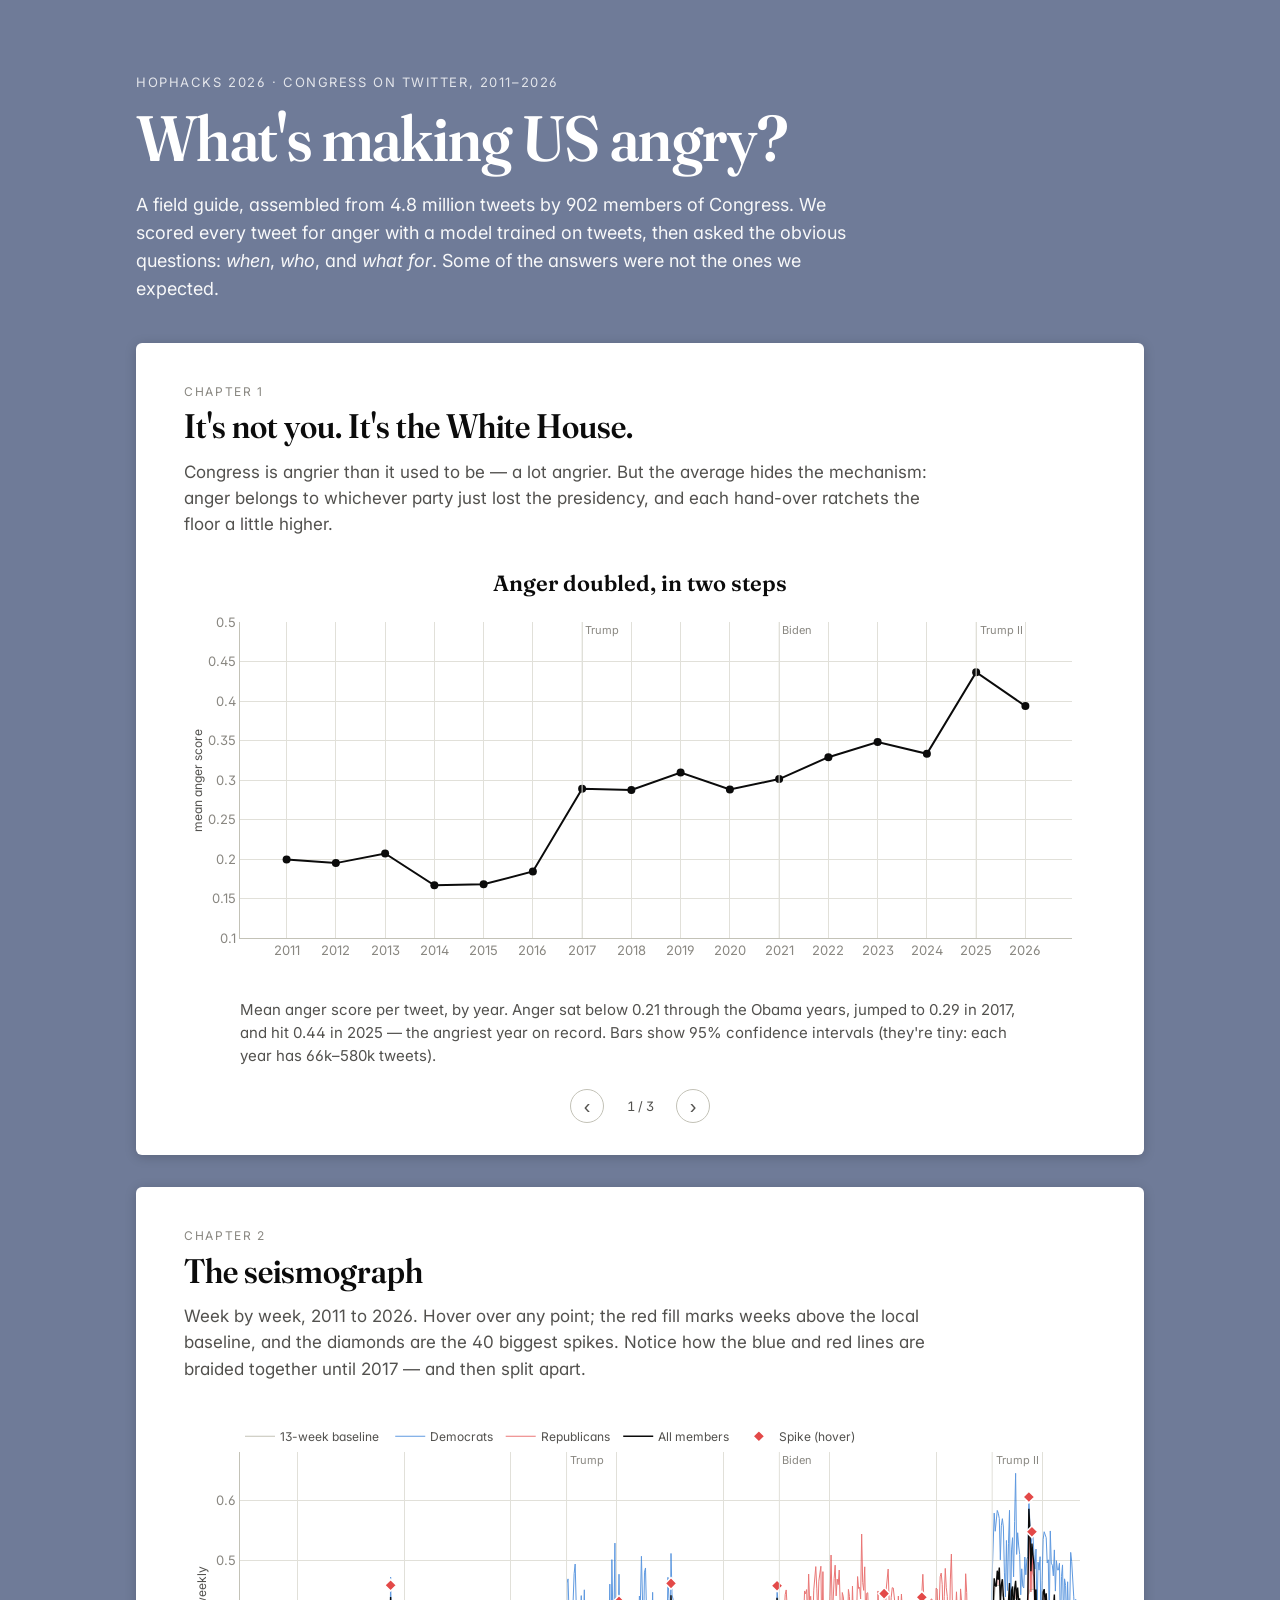
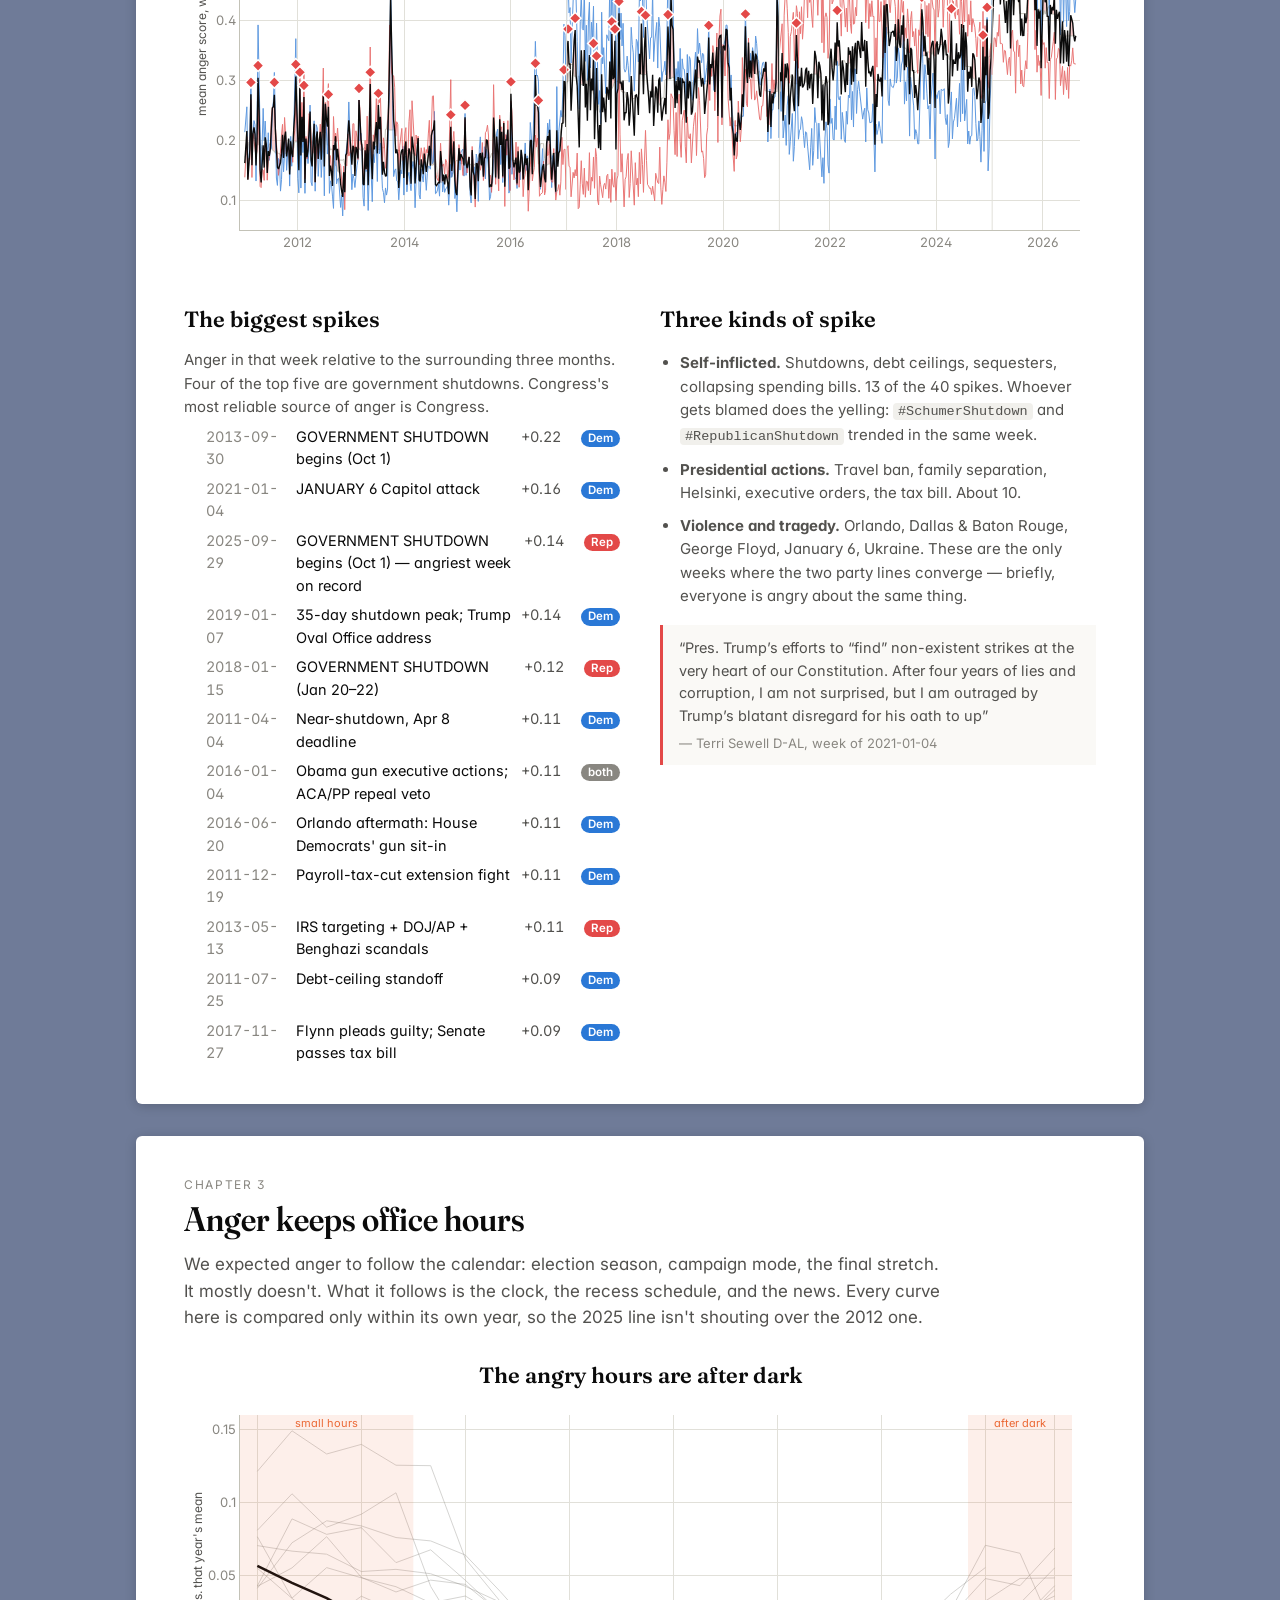
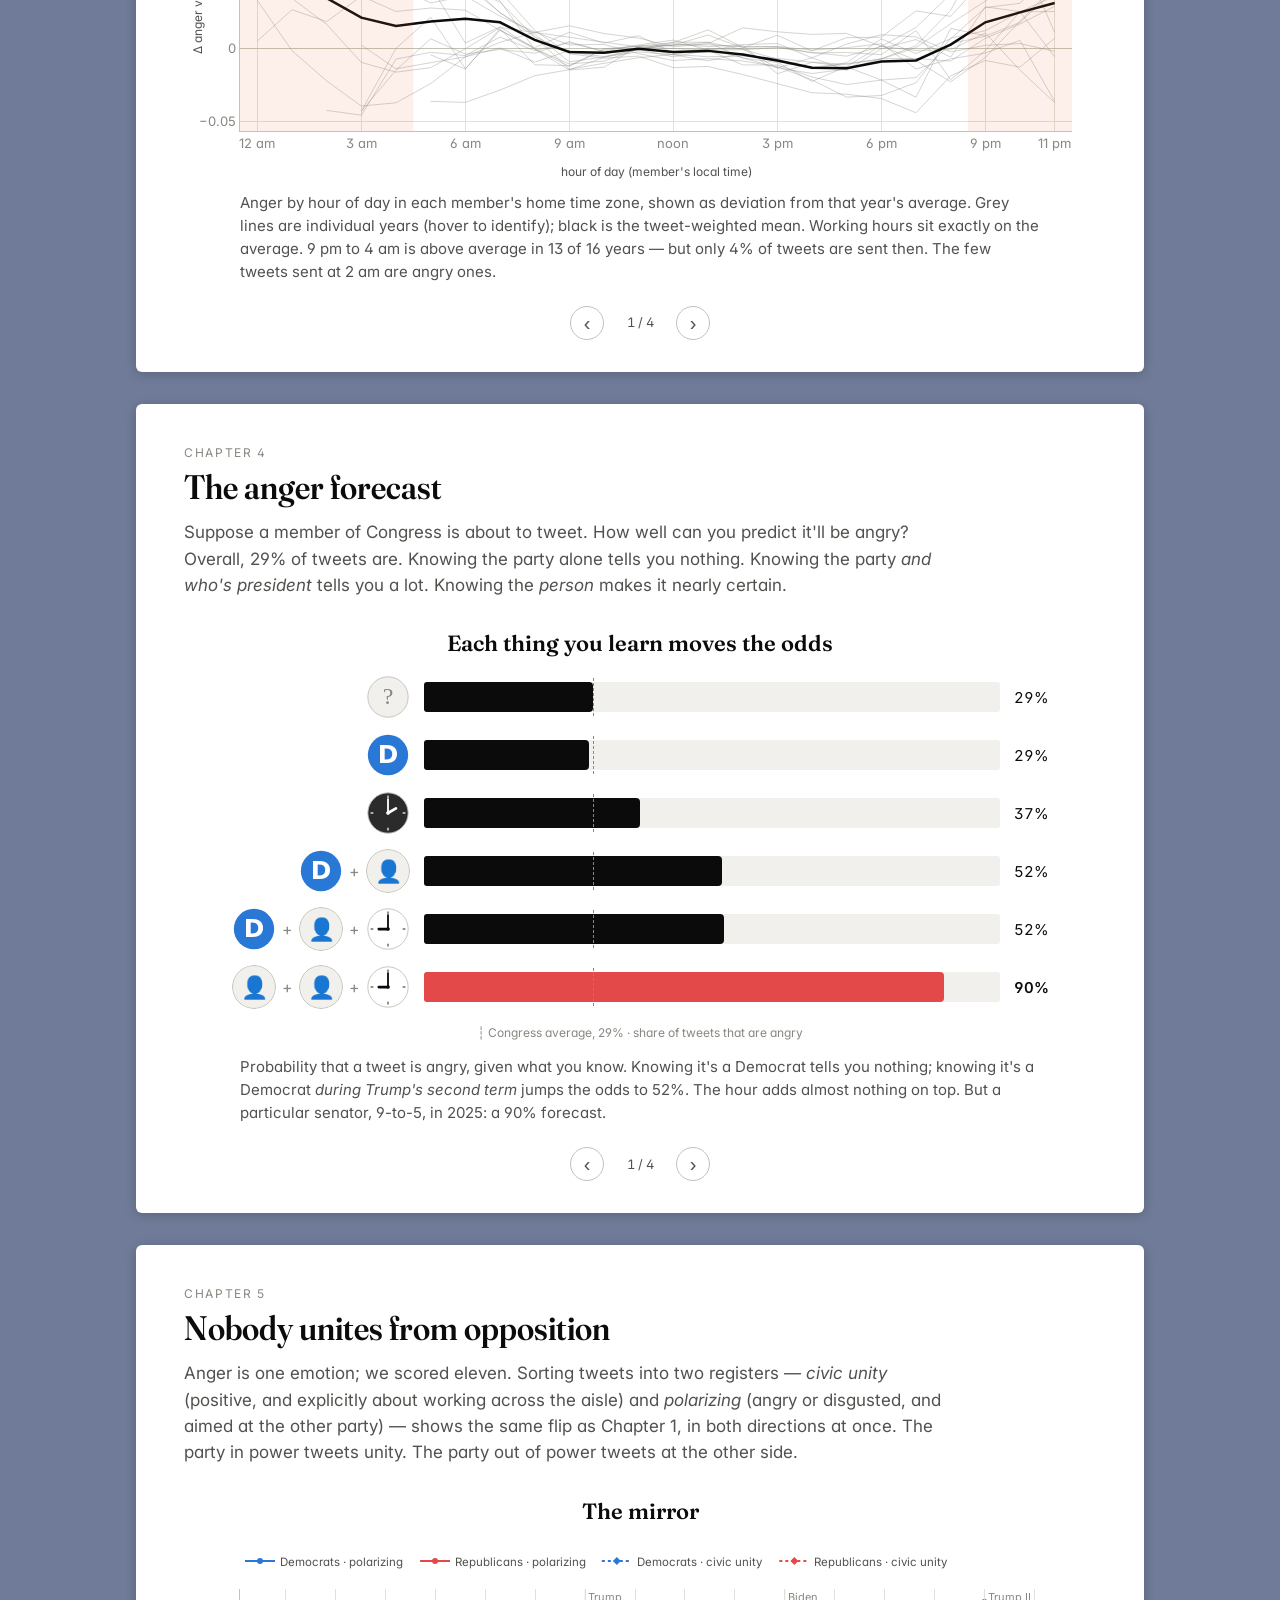
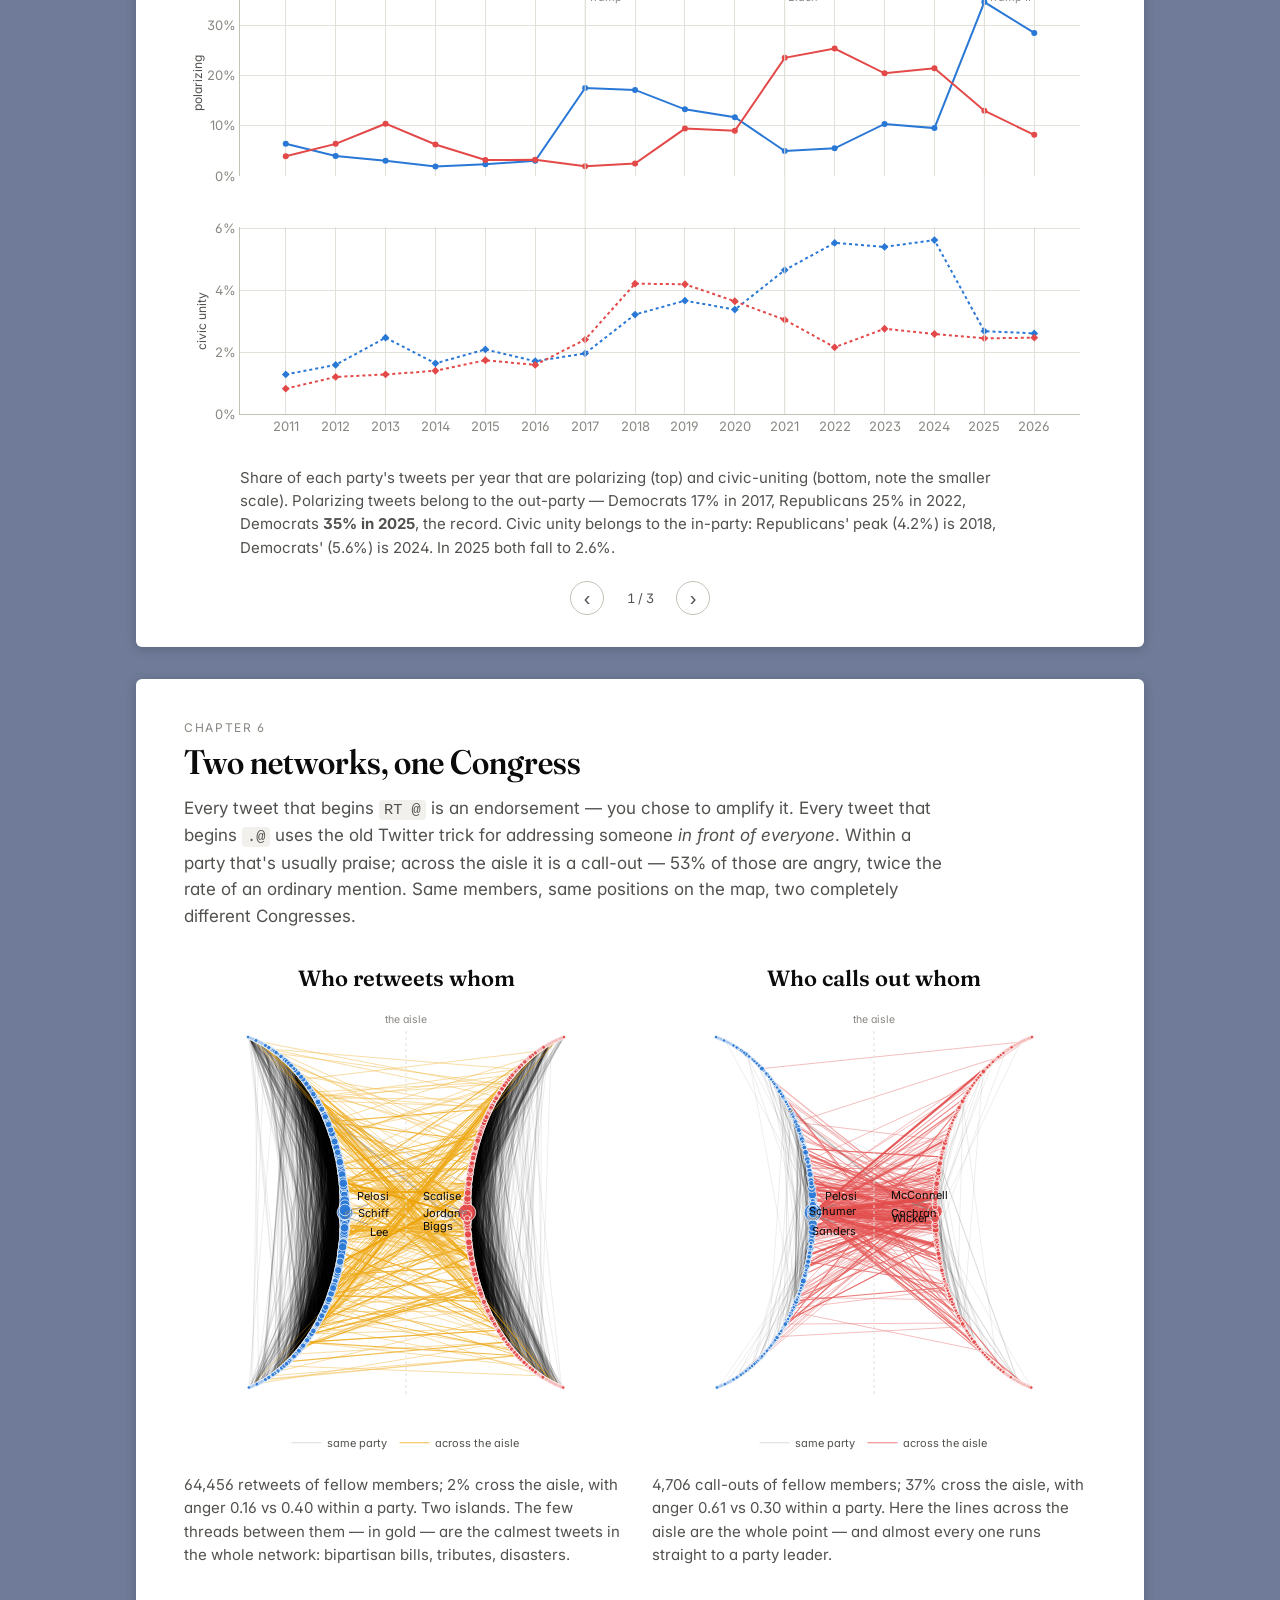
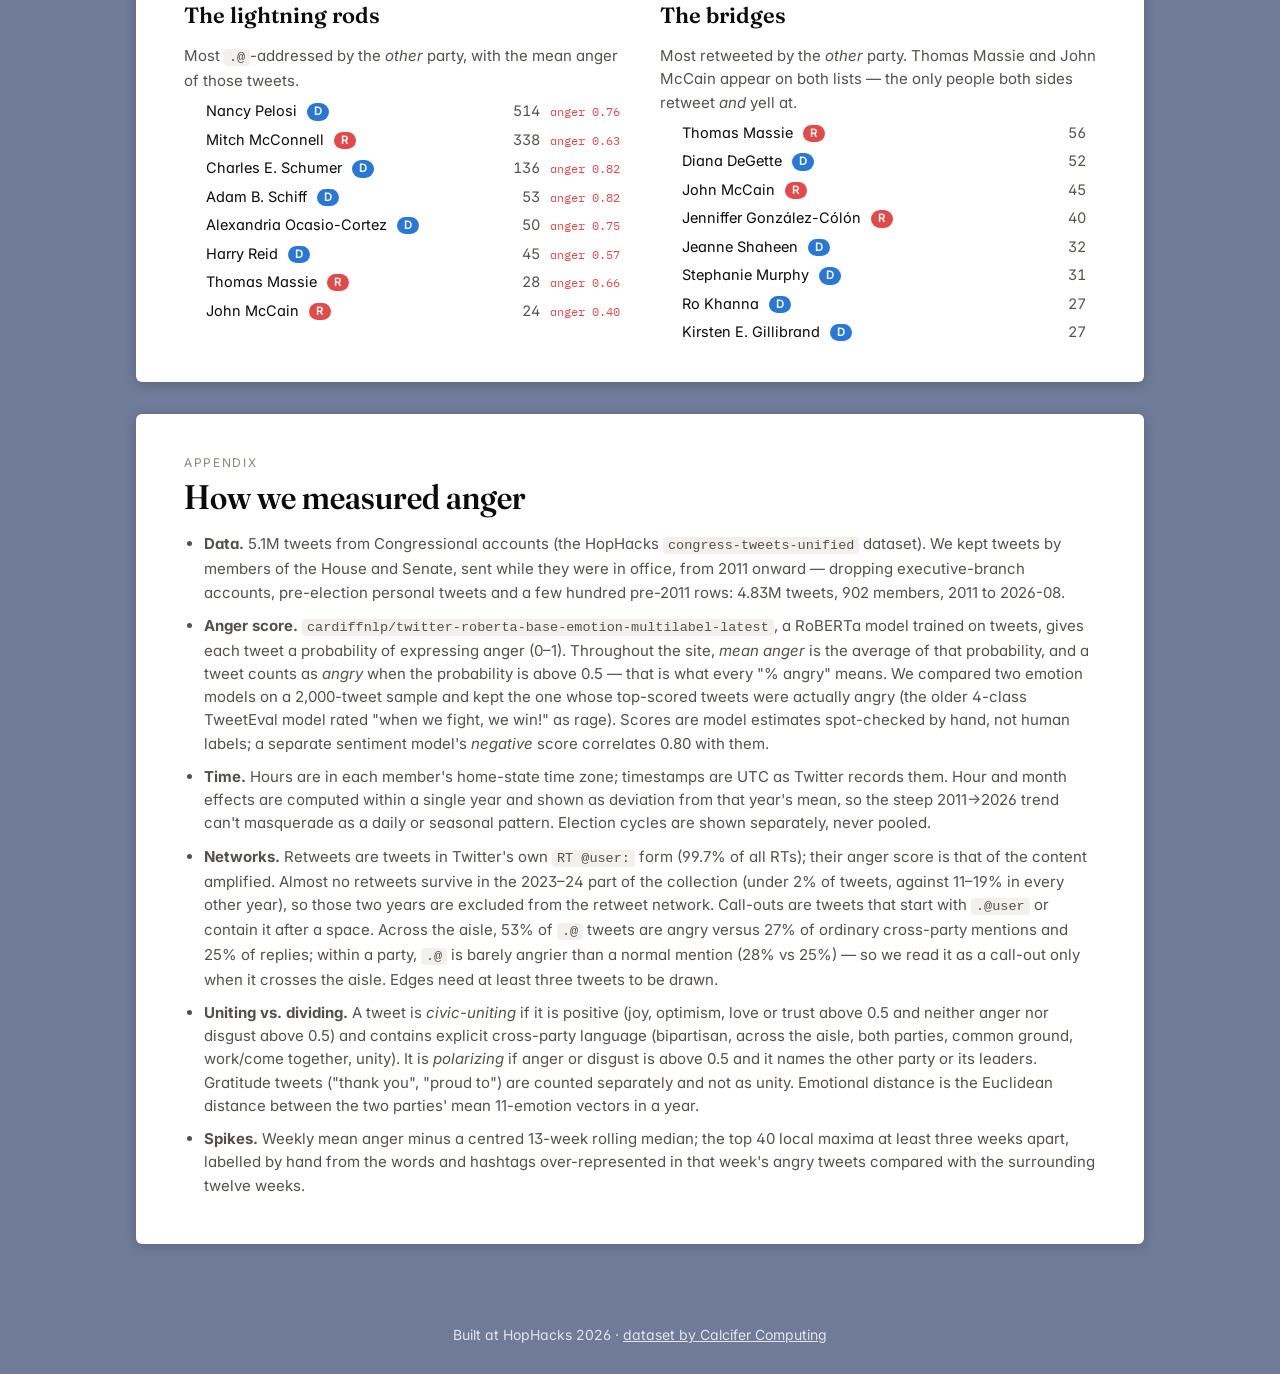
<file: site/index.html>
<!DOCTYPE html>
<html lang="en">
<head>
<meta charset="utf-8">
<meta name="viewport" content="width=device-width, initial-scale=1">
<title>What's making US angry?</title>
<meta name="description" content="A field guide to Congressional anger, from 4.8 million tweets by 905 members of Congress, 2011–2026.">
<link rel="preconnect" href="https://fonts.googleapis.com">
<link rel="preconnect" href="https://fonts.gstatic.com" crossorigin>
<link href="https://fonts.googleapis.com/css2?family=Fraunces:ital,opsz,wght,SOFT@0,9..144,400;0,9..144,600;1,9..144,400;1,9..144,500&family=Inter:wght@400;500;600&family=IBM+Plex+Mono:wght@400;500&display=swap" rel="stylesheet">
<link rel="stylesheet" href="style.css">
<script src="https://cdn.plot.ly/plotly-2.35.2.min.js" charset="utf-8"></script>
</head>
<body>

<header class="hero">
  <p class="kicker">HopHacks 2026 · Congress on Twitter, 2011–2026</p>
  <h1>What's making US angry?</h1>
  <p class="lede">A field guide, assembled from <span id="meta-tweets">4.8 million</span> tweets by
    <span id="meta-members">905</span> members of Congress. We scored every tweet for anger with a model trained on
    tweets, then asked the obvious questions: <em>when</em>, <em>who</em>, and <em>what for</em>.
    Some of the answers were not the ones we expected.</p>
</header>

<main>

<!-- ================= CHAPTER 1 ================= -->
<section class="card" id="ch1">
  <p class="chapter">Chapter 1</p>
  <h2>It's not you. It's the White House.</h2>
  <p class="intro">Congress is angrier than it used to be — a lot angrier. But the average hides the mechanism:
    anger belongs to whichever party just lost the presidency, and each hand-over ratchets the floor a little higher.</p>
  <div class="carousel" data-carousel>
    <div class="slides">
      <figure class="slide">
        <figcaption class="chart-title">Anger doubled, in two steps</figcaption>
        <div class="chart" id="c-year"></div>
        <p class="caption">Mean anger score per tweet, by year. Anger sat below 0.21 through the Obama years, jumped to 0.29 in 2017,
          and hit 0.44 in 2025 — the angriest year on record. Bars show 95% confidence intervals (they're tiny: each year has 66k–580k tweets).</p>
      </figure>
      <figure class="slide">
        <figcaption class="chart-title">The X: whoever is out of power is angry</figcaption>
        <div class="chart" id="c-year-party"></div>
        <p class="caption">Split by party, the trend becomes a perfect X. Democrats spike when Trump takes office in 2017 and again in 2025;
          Republicans spike under Biden. The two lines cross at every inauguration.</p>
      </figure>
      <figure class="slide">
        <figcaption class="chart-title">Same rule, four presidencies</figcaption>
        <div class="chart" id="c-outparty"></div>
        <p class="caption">Under Obama both parties were equally calm (0.18 vs 0.19). Since then the out-party has been roughly 0.12–0.17 angrier
          than the in-party — and today's <em>in</em>-party (0.35) is angrier than 2017's <em>out</em>-party (0.34). The floor never resets.</p>
      </figure>
    </div>
    <nav class="pager"><button class="prev" aria-label="Previous">‹</button><span class="count">1 / 3</span><button class="next" aria-label="Next">›</button></nav>
  </div>
</section>

<!-- ================= CHAPTER 2 ================= -->
<section class="card" id="ch2">
  <p class="chapter">Chapter 2</p>
  <h2>The seismograph</h2>
  <p class="intro">Week by week, 2011 to 2026. Hover over any point; the red fill marks weeks above the local baseline,
    and the diamonds are the 40 biggest spikes. Notice how the blue and red lines are braided together until 2017 — and then split apart.</p>
  <div class="chart tall" id="c-seismo"></div>
  <div class="two-col">
    <div>
      <h3>The biggest spikes</h3>
      <p class="caption">Anger in that week relative to the surrounding three months. Four of the top five are government shutdowns.
        Congress's most reliable source of anger is Congress.</p>
      <ol class="spikes" id="spike-list"></ol>
    </div>
    <div>
      <h3>Three kinds of spike</h3>
      <ul class="kinds">
        <li><strong>Self-inflicted.</strong> Shutdowns, debt ceilings, sequesters, collapsing spending bills. 13 of the 40 spikes.
          Whoever gets blamed does the yelling: <code>#SchumerShutdown</code> and <code>#RepublicanShutdown</code> trended in the same week.</li>
        <li><strong>Presidential actions.</strong> Travel ban, family separation, Helsinki, executive orders, the tax bill. About 10.</li>
        <li><strong>Violence and tragedy.</strong> Orlando, Dallas &amp; Baton Rouge, George Floyd, January 6, Ukraine.
          These are the only weeks where the two party lines converge — briefly, everyone is angry about the same thing.</li>
      </ul>
      <blockquote id="spike-quote"></blockquote>
    </div>
  </div>
</section>

<!-- ================= CHAPTER 3 ================= -->
<section class="card" id="ch3">
  <p class="chapter">Chapter 3</p>
  <h2>Anger keeps office hours</h2>
  <p class="intro">We expected anger to follow the calendar: election season, campaign mode, the final stretch.
    It mostly doesn't. What it follows is the clock, the recess schedule, and the news.
    Every curve here is compared only within its own year, so the 2025 line isn't shouting over the 2012 one.</p>
  <div class="carousel" data-carousel>
    <div class="slides">
      <figure class="slide">
        <figcaption class="chart-title">The angry hours are after dark</figcaption>
        <div class="chart" id="c-hour"></div>
        <p class="caption">Anger by hour of day in each member's home time zone, shown as deviation from that year's average. Grey lines are individual years
          (hover to identify); black is the tweet-weighted mean. Working hours sit exactly on the average. 9 pm to 4 am is above average in
          13 of 16 years — but only 4% of tweets are sent then. The few tweets sent at 2 am are angry ones.</p>
      </figure>
      <figure class="slide">
        <figcaption class="chart-title">August recess is the calm month</figcaption>
        <div class="chart" id="c-month"></div>
        <p class="caption">By month, same normalization. August is below the yearly average in 14 of 16 years — the only exceptions are 2020 and 2022.
          January has become the angriest month since 2018 (a new Congress, the State of the Union, and in 2021, the 6th).</p>
      </figure>
      <figure class="slide">
        <figcaption class="chart-title">Eight election cycles, no build-up</figcaption>
        <div class="chart taller" id="c-cycle"></div>
        <p class="caption">Weekly anger over each two-year cycle, ending at election day (dashed line). Black is everyone; blue and red are parties.
          There is no ramp into November in any cycle. The spikes are events — the 2013 shutdown, the 2018 shutdown, Jan 6 — not the calendar.</p>
      </figure>
      <figure class="slide">
        <figcaption class="chart-title">The final stretch is <em>calmer</em></figcaption>
        <div class="chart" id="c-final"></div>
        <p class="caption">Mean anger in the last four weeks before election day versus the rest of that year. In six of seven elections the closing
          weeks are calmer — members switch to hopeful campaign messaging. Only 2020 broke the pattern, and only barely.</p>
      </figure>
    </div>
    <nav class="pager"><button class="prev" aria-label="Previous">‹</button><span class="count">1 / 4</span><button class="next" aria-label="Next">›</button></nav>
  </div>
</section>

<!-- ================= CHAPTER 4: FORECAST ================= -->
<section class="card" id="ch-forecast">
  <p class="chapter">Chapter 4</p>
  <h2>The anger forecast</h2>
  <p class="intro">Suppose a member of Congress is about to tweet. How well can you predict it'll be angry?
    Overall, <span id="fc-base">29%</span> of tweets are. Knowing the party alone tells you nothing.
    Knowing the party <em>and who's president</em> tells you a lot. Knowing the <em>person</em> makes it nearly certain.</p>
  <div class="carousel" data-carousel>
    <div class="slides">
      <figure class="slide">
        <figcaption class="chart-title">Each thing you learn moves the odds</figcaption>
        <div class="ladder" id="c-ladder"></div>
        <p class="caption">Probability that a tweet is angry, given what you know. Knowing it's a Democrat tells you nothing; knowing it's a
          Democrat <em>during Trump's second term</em> jumps the odds to 52%. The hour adds almost nothing on top. But a particular senator,
          9-to-5, in 2025: a 90% forecast.</p>
      </figure>
      <figure class="slide">
        <figcaption class="chart-title">A forecast you can set your watch by</figcaption>
        <div class="statement" id="c-statement">
          <p class="claim">If Patty Murray tweets before sunrise during Trump's second term,<br>it's an angry tweet.</p>
          <p class="attrib" id="st-attrib">— 84% of 418 tweets, midnight–5 am Pacific, Jan 2025 – Aug 2026</p>
          <div class="strip" id="st-strip"></div>
          <div class="strip-ui">
            <button id="st-play">▶ Play</button><button id="st-reset">↻ Reset</button>
            <span class="tally" id="st-tally"></span>
          </div>
          <div class="tweet-peek" id="st-peek">hover a dot to read the tweet</div>
        </div>
        <p class="caption">Every dot is one of her 418 tweets sent between midnight and 5 am on her home-state clock (she's usually in Washington,
          where it's breakfast). Red is angry, grey is not. Press play and watch them land. The calm ones are birthday wishes and tributes to colleagues;
          the other 84% are about Medicare, shutdowns and arrests.</p>
      </figure>
      <figure class="slide">
        <figcaption class="chart-title">The loudest people in Congress</figcaption>
        <div class="statement compact">
          <p class="claim">Everyone who tweets more than seven times a day is angrier than average.<br>Except Cory Booker.</p>
          <p class="attrib" id="ld-attrib">— the 12 most prolific members, tweets per day while in office</p>
        </div>
        <div class="chart taller" id="c-loudest"></div>
        <p class="caption">Each bar is a member's posting rate; the red part is the share of those posts that are angry. The typical member posts
          <span id="ld-median">1.6</span> times a day and is angry <span id="ld-base">29%</span> of the time. Volume and anger rise together
          (ρ = 0.31 across all 902 members) — you cannot post ten times a day about ribbon-cuttings. Senator Booker, apparently, can.</p>
      </figure>
      <figure class="slide">
        <figcaption class="chart-title">Night owls and morning people</figcaption>
        <div class="chart" id="c-owls"></div>
        <p class="caption">Members whose late-night tweets (9 pm–4 am) are far angrier than their daytime ones — and the reverse. Mike Levin is
          a mild 25% by day and 56% after dark. Bill Hagerty is the opposite: 53% by day, 29% at night. Do not tweet at Mazie Hirono after midnight.
          <a href="timelapse.html" class="slide-link">Watch a day on the Hill — the animated time-lapse of these nine →</a></p>
      </figure>
    </div>
    <nav class="pager"><button class="prev" aria-label="Previous">‹</button><span class="count">1 / 4</span><button class="next" aria-label="Next">›</button></nav>
  </div>
</section>

<!-- ================= CHAPTER 5: UNITING vs DIVIDING ================= -->
<section class="card" id="ch-unity">
  <p class="chapter">Chapter 5</p>
  <h2>Nobody unites from opposition</h2>
  <p class="intro">Anger is one emotion; we scored eleven. Sorting tweets into two registers — <em>civic unity</em> (positive, and explicitly
    about working across the aisle) and <em>polarizing</em> (angry or disgusted, and aimed at the other party) — shows the same flip as
    Chapter 1, in both directions at once. The party in power tweets unity. The party out of power tweets at the other side.</p>
  <div class="carousel" data-carousel>
    <div class="slides">
      <figure class="slide">
        <figcaption class="chart-title">The mirror</figcaption>
        <div class="chart taller" id="c-unity-mirror"></div>
        <p class="caption">Share of each party's tweets per year that are polarizing (top) and civic-uniting (bottom, note the smaller scale).
          Polarizing tweets belong to the out-party — Democrats 17% in 2017, Republicans 25% in 2022, Democrats <strong>35% in 2025</strong>, the record.
          Civic unity belongs to the in-party: Republicans' peak (4.2%) is 2018, Democrats' (5.6%) is 2024. In 2025 both fall to 2.6%.</p>
      </figure>
      <figure class="slide">
        <figcaption class="chart-title">How far apart the parties feel</figcaption>
        <div class="chart" id="c-unity-distance"></div>
        <p class="caption">Each year, the average of all eleven emotions for each party; the line is the distance between the two profiles. The parties
          felt roughly the same things through 2016, split apart in 2017 (the gap was <em>anger</em>), <strong>came back together in 2019–20</strong> — the
          pandemic year is the last time Congress was emotionally close — and split again in 2021. Since then the biggest gap isn't anger but
          <em>optimism</em>: one side has it, the other doesn't. In 2025 it's <em>disgust</em>.</p>
      </figure>
      <figure class="slide">
        <figcaption class="chart-title">The calendar of unity</figcaption>
        <div class="two-col unity-cal">
          <div><h3>Most uniting months</h3><ol class="netlist" id="unity-top"></ol></div>
          <div><h3>Most polarizing months</h3><ol class="netlist" id="unity-bottom"></ol></div>
        </div>
        <p class="caption">Civic-unity share versus polarizing share, both parties pooled, minimum 5,000 tweets in the month. Unity peaks on things that
          actually passed — infrastructure, COVID relief, the Ukraine response. The eight most polarizing months in the whole dataset are all in 2025.
          <a href="romance.html" class="slide-link">Watch the distance play out as a romance — Gone with the Wind, as told by tweets →</a></p>
      </figure>
    </div>
    <nav class="pager"><button class="prev" aria-label="Previous">‹</button><span class="count">1 / 3</span><button class="next" aria-label="Next">›</button></nav>
  </div>
</section>

<!-- ================= CHAPTER 6: NETWORKS ================= -->
<section class="card" id="ch-network">
  <p class="chapter">Chapter 6</p>
  <h2>Two networks, one Congress</h2>
  <p class="intro">Every tweet that begins <code>RT @</code> is an endorsement — you chose to amplify it. Every tweet that begins
    <code>.@</code> uses the old Twitter trick for addressing someone <em>in front of everyone</em>. Within a party that's usually praise;
    across the aisle it is a call-out — 53% of those are angry, twice the rate of an ordinary mention. Same members, same positions on the map,
    two completely different Congresses.</p>
  <div class="net-grid">
    <figure class="net-panel">
      <figcaption class="chart-title">Who retweets whom</figcaption>
      <div class="chart tall" id="c-net-rt"></div>
      <p class="caption"><span id="net-rt-stats"></span> Two islands. The few threads between them — in gold — are the calmest tweets
        in the whole network: bipartisan bills, tributes, disasters.</p>
    </figure>
    <figure class="net-panel">
      <figcaption class="chart-title">Who calls out whom</figcaption>
      <div class="chart tall" id="c-net-dot"></div>
      <p class="caption"><span id="net-dot-stats"></span> Here the lines across the aisle are the whole point — and almost every one runs
        straight to a party leader.</p>
    </figure>
  </div>
  <div class="two-col">
    <div>
      <h3>The lightning rods</h3>
      <p class="caption">Most <code>.@</code>-addressed by the <em>other</em> party, with the mean anger of those tweets.</p>
      <ol class="netlist" id="net-rods"></ol>
    </div>
    <div>
      <h3>The bridges</h3>
      <p class="caption">Most retweeted by the <em>other</em> party. Thomas Massie and John McCain appear on both lists — the only people both
        sides retweet <em>and</em> yell at.</p>
      <ol class="netlist" id="net-bridges"></ol>
    </div>
  </div>
</section>

<!-- ================= METHODS ================= -->
<section class="card methods" id="methods">
  <p class="chapter">Appendix</p>
  <h2>How we measured anger</h2>
  <ul>
    <li><strong>Data.</strong> 5.1M tweets from Congressional accounts (the HopHacks <code>congress-tweets-unified</code> dataset). We kept tweets
      by members of the House and Senate, sent while they were in office, from 2011 onward — dropping executive-branch accounts, pre-election personal
      tweets and a few hundred pre-2011 rows: <span id="meta-tweets-2">4.83M</span> tweets, <span id="meta-members-2">902</span> members,
      <span id="meta-from">2011</span> to <span id="meta-to">2026-08</span>.</li>
    <li><strong>Anger score.</strong> <code>cardiffnlp/twitter-roberta-base-emotion-multilabel-latest</code>, a RoBERTa model trained on tweets, gives
      each tweet a probability of expressing anger (0–1). Throughout the site, <em>mean anger</em> is the average of that probability, and a tweet counts as
      <em>angry</em> when the probability is above 0.5 — that is what every "% angry" means. We compared two emotion models on a 2,000-tweet sample and kept
      the one whose top-scored tweets were actually angry (the older 4-class TweetEval model rated "when we fight, we win!" as rage). Scores are model
      estimates spot-checked by hand, not human labels; a separate sentiment model's <em>negative</em> score correlates 0.80 with them.</li>
    <li><strong>Time.</strong> Hours are in each member's home-state time zone; timestamps are UTC as Twitter records them. Hour and month effects are
      computed within a single year and shown as deviation from that year's mean, so the steep 2011→2026 trend can't masquerade as a daily or seasonal
      pattern. Election cycles are shown separately, never pooled.</li>
    <li><strong>Networks.</strong> Retweets are tweets in Twitter's own <code>RT @user:</code> form (99.7% of all RTs); their anger score is that of the
      content amplified. Almost no retweets survive in the 2023–24 part of the collection (under 2% of tweets, against 11–19% in every other year), so those
      two years are excluded from the retweet network. Call-outs are tweets that start with <code>.@user</code> or contain it after a space. Across the aisle,
      53% of <code>.@</code> tweets are angry versus 27% of ordinary cross-party mentions and 25% of replies; within a party, <code>.@</code> is barely angrier
      than a normal mention (28% vs 25%) — so we read it as a call-out only when it crosses the aisle. Edges need at least three tweets to be drawn.</li>
    <li><strong>Uniting vs. dividing.</strong> A tweet is <em>civic-uniting</em> if it is positive (joy, optimism, love or trust above 0.5 and neither
      anger nor disgust above 0.5) and contains explicit cross-party language (bipartisan, across the aisle, both parties, common ground, work/come
      together, unity). It is <em>polarizing</em> if anger or disgust is above 0.5 and it names the other party or its leaders. Gratitude tweets
      ("thank you", "proud to") are counted separately and not as unity. Emotional distance is the Euclidean distance between the two parties'
      mean 11-emotion vectors in a year.</li>
    <li><strong>Spikes.</strong> Weekly mean anger minus a centred 13-week rolling median; the top 40 local maxima at least three weeks apart, labelled by
      hand from the words and hashtags over-represented in that week's angry tweets compared with the surrounding twelve weeks.</li>
  </ul>
</section>

</main>
<footer>Built at HopHacks 2026 · <a href="https://www.calcifercomputing.com/hophacks">dataset by Calcifer Computing</a></footer>

<script src="img/icons.js"></script>
<script src="app.js"></script>
</body>
</html>
</file>
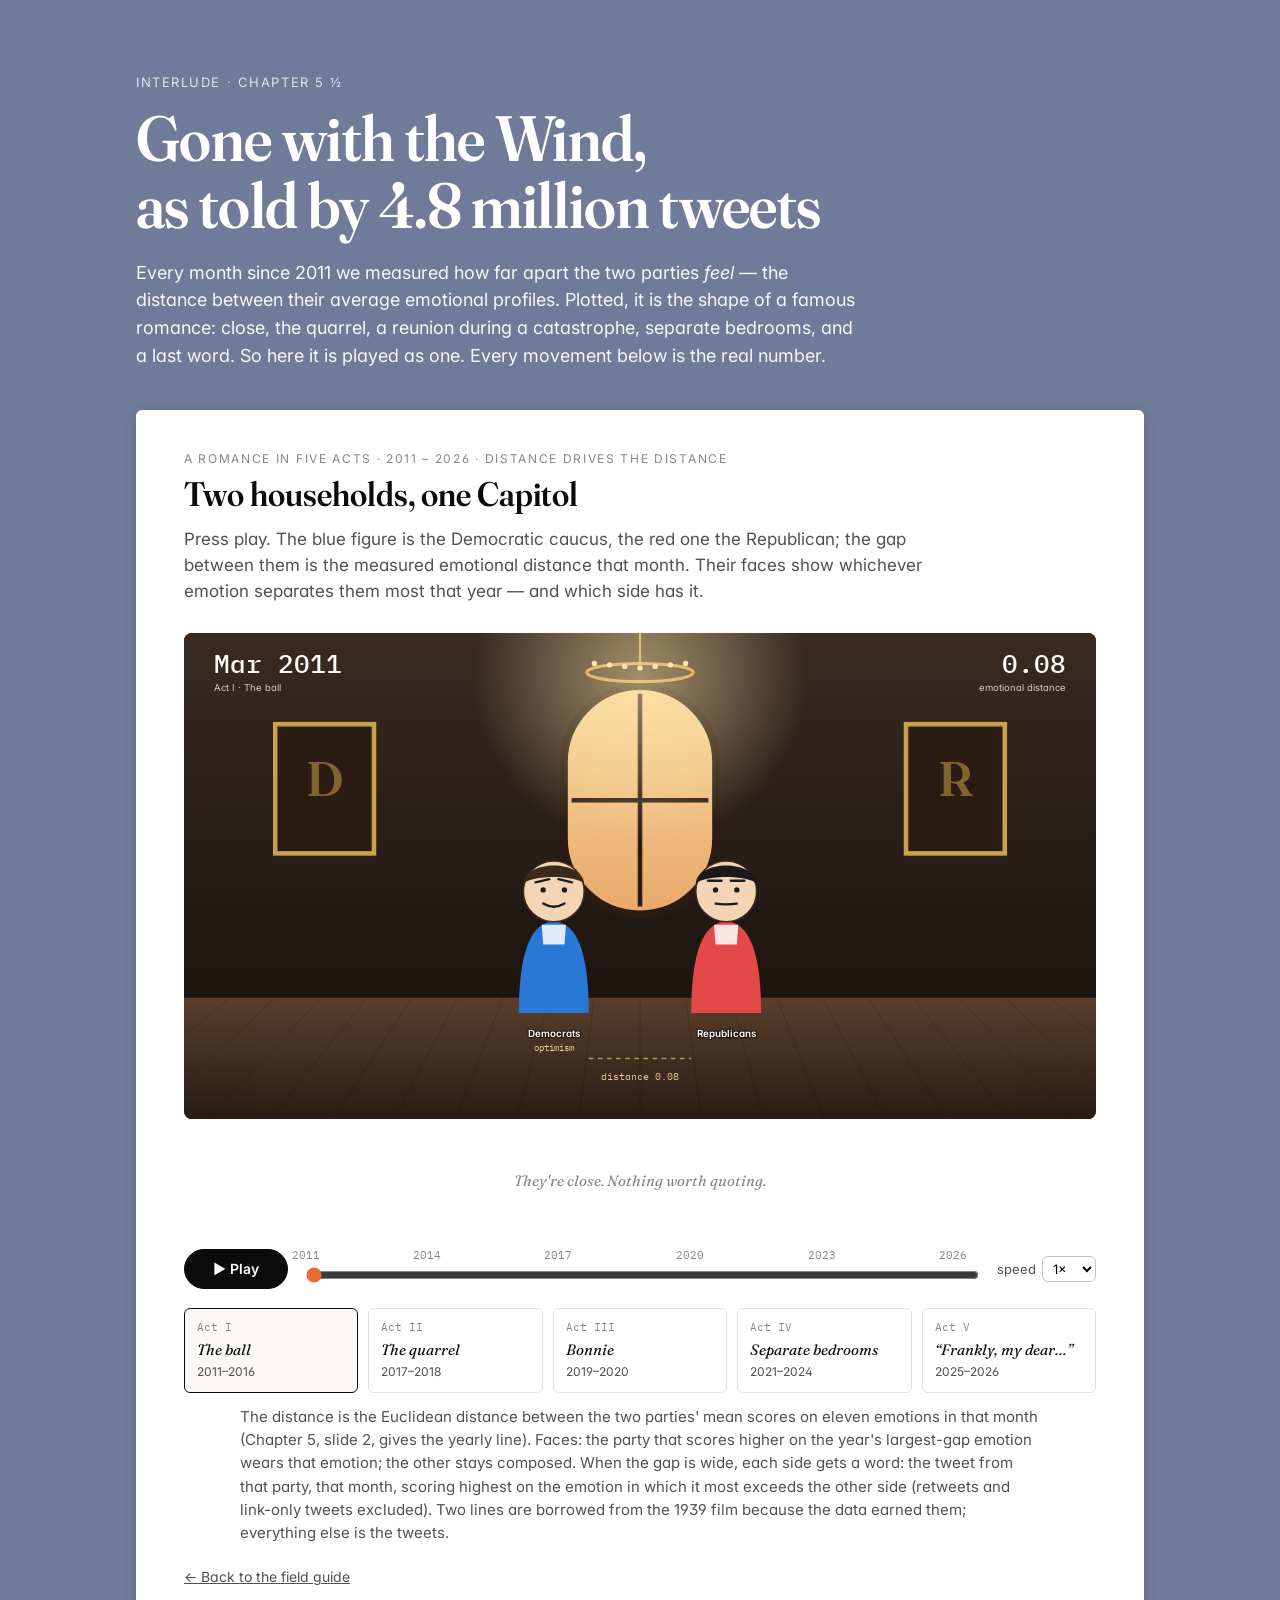
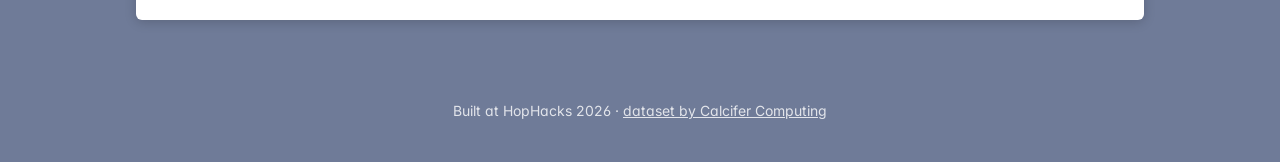
<file: site/romance.html>
<!DOCTYPE html>
<html lang="en">
<head>
<meta charset="utf-8">
<meta name="viewport" content="width=device-width, initial-scale=1">
<title>Gone with the Wind, as told by tweets</title>
<meta name="description" content="The emotional distance between the two parties in Congress, 2011–2026, played as the romance it resembles.">
<link rel="preconnect" href="https://fonts.googleapis.com">
<link rel="preconnect" href="https://fonts.gstatic.com" crossorigin>
<link href="https://fonts.googleapis.com/css2?family=Fraunces:ital,opsz,wght,SOFT@0,9..144,400;0,9..144,600;1,9..144,400;1,9..144,500&family=Inter:wght@400;500;600&family=IBM+Plex+Mono:wght@400;500&display=swap" rel="stylesheet">
<link rel="stylesheet" href="style.css">
<link rel="stylesheet" href="romance.css">
</head>
<body>

<header class="hero">
  <p class="kicker">Interlude · Chapter 5 ½</p>
  <h1>Gone with the Wind,<br>as told by 4.8 million tweets</h1>
  <p class="lede">Every month since 2011 we measured how far apart the two parties <em>feel</em> — the distance between their
    average emotional profiles. Plotted, it is the shape of a famous romance: close, the quarrel, a reunion during a catastrophe,
    separate bedrooms, and a last word. So here it is played as one. Every movement below is the real number.</p>
</header>

<main>
<section class="card" id="romance">
  <p class="chapter">A romance in five acts · 2011 – 2026 · distance drives the distance</p>
  <h2>Two households, one Capitol</h2>
  <p class="intro">Press play. The blue figure is the Democratic caucus, the red one the Republican; the gap between them is the measured
    emotional distance that month. Their faces show whichever emotion separates them most that year — and which side has it.</p>

  <div class="stage-wrap">
    <svg id="stage" viewBox="0 0 1200 640" preserveAspectRatio="xMidYMid meet" role="img"
         aria-label="Two figures in a parlour whose distance apart follows the emotional distance between the parties.">
      <defs>
        <linearGradient id="wall" x1="0" y1="0" x2="0" y2="1">
          <stop id="wall-a" offset="0" stop-color="#3a2a22"/><stop id="wall-b" offset="1" stop-color="#1c1410"/>
        </linearGradient>
        <linearGradient id="floor" x1="0" y1="0" x2="0" y2="1">
          <stop offset="0" stop-color="#5a3f2c"/><stop offset="1" stop-color="#2a1c13"/>
        </linearGradient>
        <linearGradient id="window" x1="0" y1="0" x2="0" y2="1">
          <stop id="win-a" offset="0" stop-color="#f7d9a0"/><stop id="win-b" offset="1" stop-color="#e9a86a"/>
        </linearGradient>
        <radialGradient id="candle" cx="0.5" cy="0.5" r="0.5">
          <stop offset="0" stop-color="#ffe6a8" stop-opacity="0.55"/><stop offset="1" stop-color="#ffe6a8" stop-opacity="0"/>
        </radialGradient>
        <filter id="soft"><feGaussianBlur stdDeviation="1.5"/></filter>
      </defs>

      <!-- room -->
      <rect x="0" y="0" width="1200" height="480" fill="url(#wall)"/>
      <rect x="0" y="480" width="1200" height="160" fill="url(#floor)"/>
      <g id="floorboards" opacity="0.18" stroke="#000"></g>
      <!-- window -->
      <rect x="500" y="70" width="200" height="300" rx="100" fill="url(#window)"/>
      <rect x="500" y="70" width="200" height="300" rx="100" fill="none" stroke="#2a1c13" stroke-width="10"/>
      <line x1="600" y1="80" x2="600" y2="360" stroke="#2a1c13" stroke-width="6"/>
      <line x1="510" y1="220" x2="690" y2="220" stroke="#2a1c13" stroke-width="6"/>
      <g id="rain" opacity="0"></g>
      <!-- chandelier -->
      <line x1="600" y1="0" x2="600" y2="40" stroke="#c9a24b" stroke-width="3"/>
      <ellipse cx="600" cy="52" rx="70" ry="12" fill="none" stroke="#c9a24b" stroke-width="4"/>
      <g id="chandelier-lights" fill="#ffe6a8"></g>
      <circle id="candle-glow" cx="600" cy="60" r="220" fill="url(#candle)"/>
      <!-- portrait frames -->
      <rect x="120" y="120" width="130" height="170" fill="#2a1c13" stroke="#c9a24b" stroke-width="6"/>
      <rect x="950" y="120" width="130" height="170" fill="#2a1c13" stroke="#c9a24b" stroke-width="6"/>
      <text x="185" y="215" class="portrait-txt">D</text>
      <text x="1015" y="215" class="portrait-txt">R</text>

      <!-- the gap: a measuring line on the floor -->
      <line id="gap-line" x1="600" y1="560" x2="600" y2="560" stroke="#ffe6a8" stroke-opacity="0.55" stroke-width="2" stroke-dasharray="6 6"/>
      <text id="gap-label" x="600" y="588" class="gap-label" text-anchor="middle"></text>

      <!-- the two figures (built in JS) -->
      <g id="dem" class="figure"></g>
      <g id="rep" class="figure"></g>

      <!-- HUD -->
      <text x="40" y="52" class="hud-time" id="hud-date">2011</text>
      <text x="40" y="76" class="hud-phase" id="hud-act"></text>
      <text x="1160" y="52" class="hud-time" text-anchor="end" id="hud-dist">0.06</text>
      <text x="1160" y="76" class="hud-phase" text-anchor="end">emotional distance</text>

      <!-- intertitle -->
      <g id="card" opacity="0">
        <rect x="150" y="92" width="900" height="76" rx="4" fill="#0b0b0b" fill-opacity="0.72"/>
        <text x="600" y="124" class="card-title" text-anchor="middle" id="card-title"></text>
        <text x="600" y="152" class="card-sub" text-anchor="middle" id="card-sub"></text>
      </g>
    </svg>
  </div>

  <div class="bubbles" id="bubbles">
    <div class="bubble dem"><div class="who" id="b-dem-who"></div><div class="txt" id="b-dem-txt"></div><div class="emo" id="b-dem-emo"></div></div>
    <div class="bubble quiet" id="b-quiet">They're close. Nothing worth quoting.</div>
    <div class="bubble rep"><div class="who" id="b-rep-who"></div><div class="txt" id="b-rep-txt"></div><div class="emo" id="b-rep-emo"></div></div>
  </div>

  <div class="controls">
    <button id="play" class="play" aria-label="Play">▶ Play</button>
    <div class="slider-wrap">
      <div class="slider-marks" id="marks"></div>
      <input id="scrub" type="range" min="0" max="184" value="0" step="1" aria-label="Month">
    </div>
    <label>speed <select id="speed"><option value="0.5">½×</option><option value="1" selected>1×</option><option value="2">2×</option></select></label>
  </div>

  <div class="acts" id="acts"></div>

  <p class="caption">The distance is the Euclidean distance between the two parties' mean scores on eleven emotions in that month (Chapter 5, slide 2,
    gives the yearly line). Faces: the party that scores higher on the year's largest-gap emotion wears that emotion; the other stays composed.
    When the gap is wide, each side gets a word: the tweet from that party, that month, scoring highest on the emotion in which it most
    exceeds the other side (retweets and link-only tweets excluded).
    Two lines are borrowed from the 1939 film because the data earned them; everything else is the tweets.</p>
  <p class="backlink"><a href="index.html#ch-unity">← Back to the field guide</a></p>
</section>
</main>
<footer>Built at HopHacks 2026 · <a href="https://www.calcifercomputing.com/hophacks">dataset by Calcifer Computing</a></footer>

<script src="romance.js"></script>
</body>
</html>
</file>
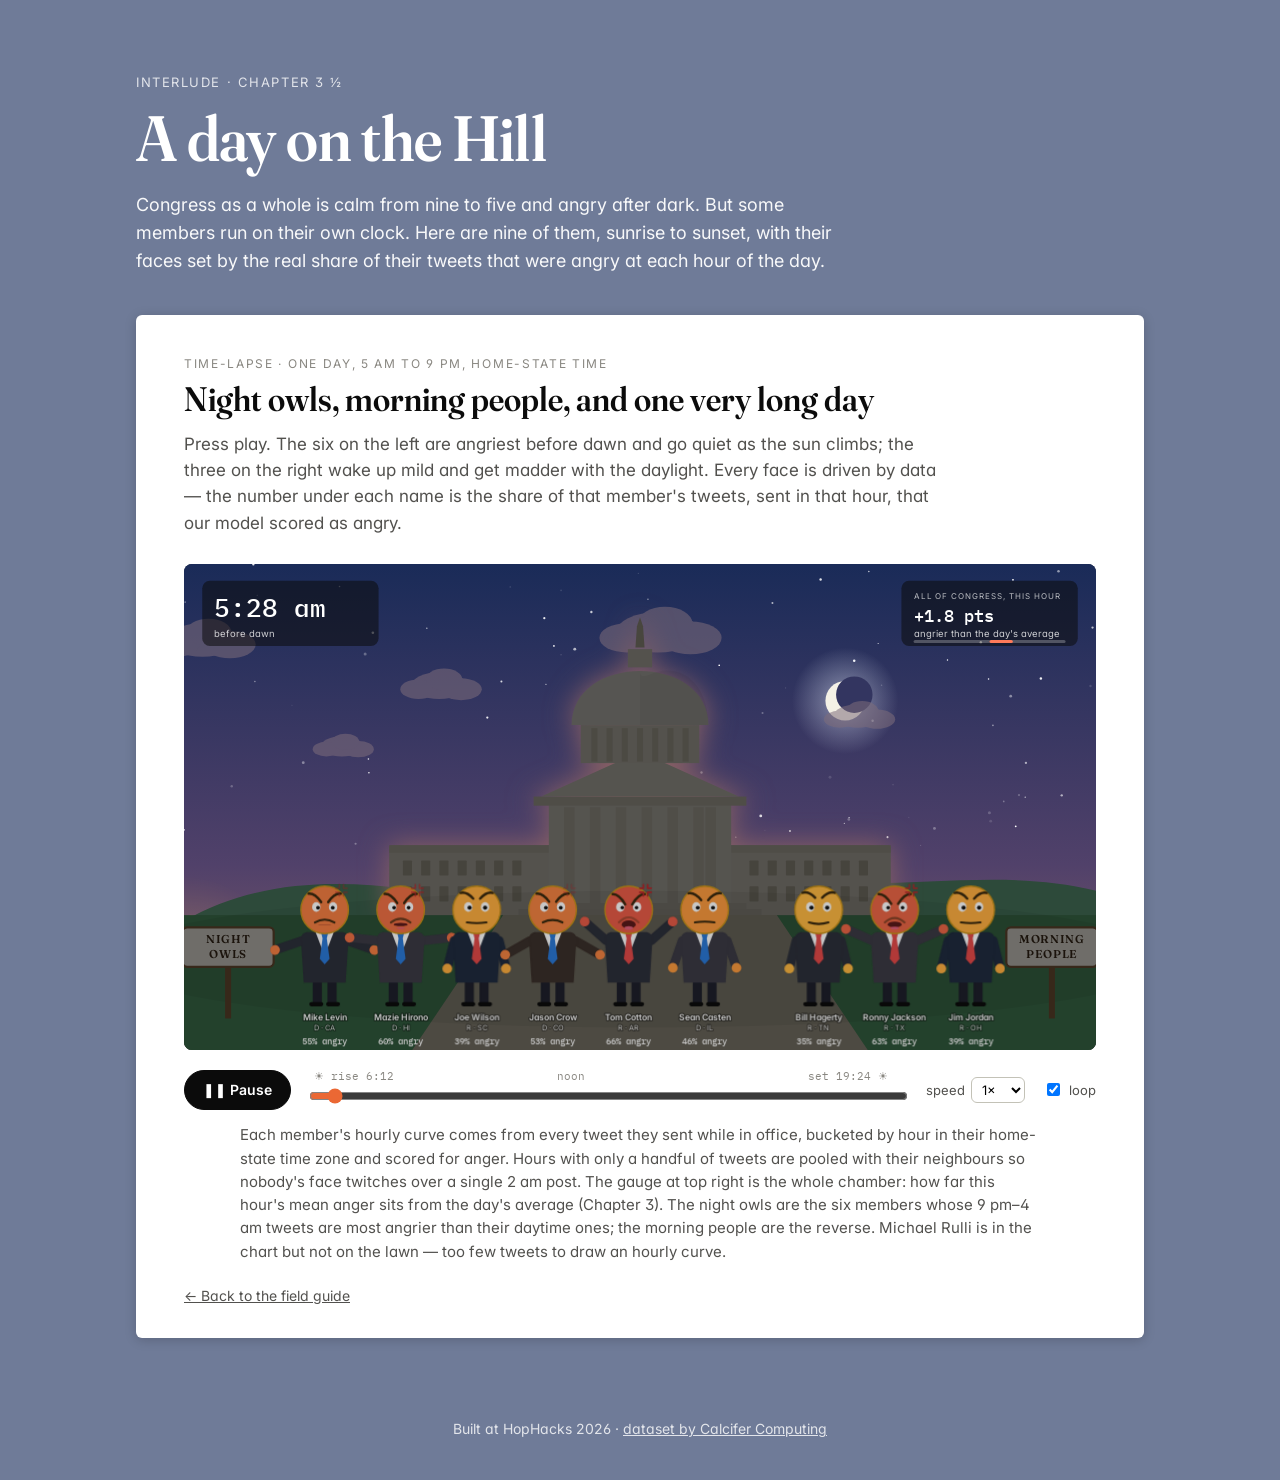
<file: site/timelapse.html>
<!DOCTYPE html>
<html lang="en">
<head>
<meta charset="utf-8">
<meta name="viewport" content="width=device-width, initial-scale=1">
<title>A Day on the Hill</title>
<meta name="description" content="Sunrise to sunset with the night owls and morning people of Congress — an animated time-lapse of who gets angry when.">
<link rel="preconnect" href="https://fonts.googleapis.com">
<link rel="preconnect" href="https://fonts.gstatic.com" crossorigin>
<link href="https://fonts.googleapis.com/css2?family=Fraunces:ital,opsz,wght,SOFT@0,9..144,400;0,9..144,600;1,9..144,400;1,9..144,500&family=Inter:wght@400;500;600&family=IBM+Plex+Mono:wght@400;500&display=swap" rel="stylesheet">
<link rel="stylesheet" href="style.css">
<link rel="stylesheet" href="timelapse.css">
</head>
<body>

<header class="hero">
  <p class="kicker">Interlude · Chapter 3 ½</p>
  <h1>A day on the Hill</h1>
  <p class="lede">Congress as a whole is calm from nine to five and angry after dark. But some members run on their own clock.
    Here are nine of them, sunrise to sunset, with their faces set by the real share of their tweets that were angry at each hour of the day.</p>
</header>

<main>
<section class="card" id="timelapse">
  <p class="chapter">Time-lapse · one day, 5 am to 9 pm, home-state time</p>
  <h2>Night owls, morning people, and one very long day</h2>
  <p class="intro">Press play. The six on the left are angriest before dawn and go quiet as the sun climbs; the three on the right wake up mild
    and get madder with the daylight. Every face is driven by data — the number under each name is the share of that member's tweets, sent in that hour,
    that our model scored as angry.</p>

  <div class="scene-wrap">
    <svg id="scene" viewBox="0 0 1200 640" preserveAspectRatio="xMidYMid meet" role="img" aria-label="Cartoon of the Capitol lawn with nine members of Congress whose expressions change as the sun crosses the sky.">
      <defs>
        <linearGradient id="sky" x1="0" y1="0" x2="0" y2="1">
          <stop id="sky-top" offset="0" stop-color="#0b1a3a"/>
          <stop id="sky-mid" offset="0.62" stop-color="#1c2a55"/>
          <stop id="sky-hor" offset="1" stop-color="#2a3a6a"/>
        </linearGradient>
        <radialGradient id="sunglow" cx="0.5" cy="0.5" r="0.5">
          <stop offset="0" stop-color="#fff4c2" stop-opacity="0.9"/>
          <stop offset="0.45" stop-color="#ffd166" stop-opacity="0.35"/>
          <stop offset="1" stop-color="#ffb347" stop-opacity="0"/>
        </radialGradient>
        <radialGradient id="moonglow" cx="0.5" cy="0.5" r="0.5">
          <stop offset="0" stop-color="#e8f0ff" stop-opacity="0.5"/>
          <stop offset="1" stop-color="#e8f0ff" stop-opacity="0"/>
        </radialGradient>
        <filter id="soft" x="-20%" y="-20%" width="140%" height="140%"><feGaussianBlur stdDeviation="1.2"/></filter>
        <clipPath id="ground-clip"><rect x="0" y="0" width="1200" height="640"/></clipPath>
      </defs>

      <!-- sky -->
      <rect id="sky-rect" x="0" y="0" width="1200" height="640" fill="url(#sky)"/>
      <g id="stars"></g>

      <!-- moon -->
      <g id="moon" opacity="1">
        <circle cx="1010" cy="120" r="70" fill="url(#moonglow)"/>
        <circle cx="1010" cy="120" r="26" fill="#f4f1e6"/>
        <circle id="moon-bite" cx="1022" cy="112" r="24" fill="#26305a"/>
      </g>

      <!-- sun -->
      <g id="sun">
        <circle id="sun-glow" r="130" fill="url(#sunglow)"/>
        <g id="sun-rays"></g>
        <circle id="sun-disc" r="44" fill="#ffd53d" stroke="#ffb347" stroke-width="4"/>
        <g id="sun-face" fill="none" stroke="#c97a10" stroke-width="3" stroke-linecap="round">
          <circle cx="-14" cy="-6" r="3" fill="#c97a10" stroke="none"/>
          <circle cx="14" cy="-6" r="3" fill="#c97a10" stroke="none"/>
          <path d="M-14,12 Q0,24 14,12"/>
        </g>
      </g>

      <!-- clouds -->
      <g id="clouds"></g>
      <g id="birds"></g>

      <!-- far hills -->
      <path id="hill-far" d="M0,470 C120,400 260,420 380,440 C520,465 620,380 780,410 C920,438 1060,395 1200,430 L1200,640 L0,640 Z" fill="#8fbf7a"/>

      <!-- capitol -->
      <g id="capitol" transform="translate(600,462)">
        <!-- wings -->
        <rect x="-330" y="-92" width="660" height="92" rx="4" fill="#efe9dc"/>
        <rect x="-330" y="-92" width="660" height="10" fill="#e2dccb"/>
        <g id="cap-windows" fill="#c9c2ae"></g>
        <!-- central block -->
        <rect x="-120" y="-150" width="240" height="150" fill="#f4efe3"/>
        <rect x="-140" y="-156" width="280" height="12" fill="#e2dccb"/>
        <!-- columns -->
        <g fill="#e6dfcf">
          <rect x="-100" y="-142" width="14" height="140"/><rect x="-66" y="-142" width="14" height="140"/>
          <rect x="-32" y="-142" width="14" height="140"/><rect x="2" y="-142" width="14" height="140"/>
          <rect x="36" y="-142" width="14" height="140"/><rect x="70" y="-142" width="14" height="140"/>
          <rect x="86" y="-142" width="14" height="140"/>
        </g>
        <path d="M-130,-156 L0,-215 L130,-156 Z" fill="#f4efe3"/>
        <!-- drum + dome -->
        <rect x="-78" y="-250" width="156" height="50" fill="#efe9dc"/>
        <g fill="#d9d2bf">
          <rect x="-64" y="-246" width="8" height="44"/><rect x="-44" y="-246" width="8" height="44"/><rect x="-24" y="-246" width="8" height="44"/>
          <rect x="-4" y="-246" width="8" height="44"/><rect x="16" y="-246" width="8" height="44"/><rect x="36" y="-246" width="8" height="44"/><rect x="56" y="-246" width="8" height="44"/>
        </g>
        <path d="M-90,-250 C-90,-345 90,-345 90,-250 Z" fill="#f7f3ea"/>
        <path d="M0,-250 L90,-250 C90,-297 62,-330 22,-320 C10,-316 0,-310 0,-321 Z" fill="#000" opacity="0.05"/>
        <rect x="-16" y="-350" width="32" height="24" fill="#efe9dc"/>
        <path d="M-6,-352 L6,-352 L4,-380 L0,-392 L-4,-380 Z" fill="#cfc7b1"/>
        <!-- steps -->
        <rect x="-160" y="-8" width="320" height="8" fill="#e2dccb"/>
        <rect x="-140" y="-16" width="280" height="8" fill="#e6dfcf"/>
      </g>

      <!-- lawn -->
      <rect id="lawn" x="0" y="462" width="1200" height="178" fill="#6fae5a"/>
      <path id="lawn-path" d="M420,462 L780,462 L900,640 L300,640 Z" fill="#d9c9a3"/>
      <ellipse id="lawn-shade" cx="600" cy="520" rx="700" ry="90" fill="#000" opacity="0.06"/>

      <!-- signs -->
      <g id="sign-owls" transform="translate(58,530)">
        <rect x="-4" y="-2" width="8" height="70" fill="#7a5a3a"/>
        <rect x="-60" y="-52" width="120" height="52" rx="6" fill="#f7f3ea" stroke="#7a5a3a" stroke-width="3"/>
        <text x="0" y="-31" text-anchor="middle" class="sign-t">NIGHT</text>
        <text x="0" y="-11" text-anchor="middle" class="sign-t">OWLS</text>
      </g>
      <g id="sign-larks" transform="translate(1142,530)">
        <rect x="-4" y="-2" width="8" height="70" fill="#7a5a3a"/>
        <rect x="-60" y="-52" width="120" height="52" rx="6" fill="#f7f3ea" stroke="#7a5a3a" stroke-width="3"/>
        <text x="0" y="-31" text-anchor="middle" class="sign-t">MORNING</text>
        <text x="0" y="-11" text-anchor="middle" class="sign-t">PEOPLE</text>
      </g>

      <!-- cast goes here -->
      <g id="cast"></g>

      <!-- night overlay: darkens everything except sky -->
      <rect id="night" x="0" y="380" width="1200" height="260" fill="#0b1a3a" opacity="0"/>

      <!-- HUD -->
      <g id="hud">
        <rect x="24" y="22" width="232" height="86" rx="10" fill="#0b0b0b" opacity="0.55"/>
        <text id="hud-time" x="40" y="70" class="hud-time">5:00 am</text>
        <text id="hud-phase" x="40" y="96" class="hud-phase">before dawn</text>

        <rect x="944" y="22" width="232" height="86" rx="10" fill="#0b0b0b" opacity="0.55"/>
        <text x="960" y="46" class="hud-label">ALL OF CONGRESS, THIS HOUR</text>
        <text id="hud-chamber" x="960" y="76" class="hud-chamber">+1.8 pts</text>
        <text id="hud-chamber-sub" x="960" y="96" class="hud-phase">angrier than the daily average</text>
        <rect x="960" y="100" width="200" height="4" rx="2" fill="#fff" opacity="0.25"/>
        <rect id="hud-bar" x="1060" y="100" width="0" height="4" rx="2" fill="#ffb347"/>
      </g>
    </svg>
  </div>

  <div class="controls">
    <button id="play" class="play" aria-label="Play">▶ Play</button>
    <div class="slider-wrap">
      <div class="slider-marks">
        <span style="left:7.5%">☀ rise 6:12</span>
        <span style="left:43.75%">noon</span>
        <span style="left:90%">set 19:24 ☀</span>
      </div>
      <input id="scrub" type="range" min="5" max="21" step="0.01" value="5" aria-label="Time of day">
    </div>
    <label class="speed">speed
      <select id="speed"><option value="0.5">½×</option><option value="1" selected>1×</option><option value="2">2×</option><option value="4">4×</option></select>
    </label>
    <label class="loop"><input id="loop" type="checkbox" checked> loop</label>
  </div>

  <p class="caption">Each member's hourly curve comes from every tweet they sent while in office, bucketed by hour in their home-state time zone and
    scored for anger. Hours with only a handful of tweets are pooled with their neighbours so nobody's face twitches over a single 2 am post.
    The gauge at top right is the whole chamber: how far this hour's mean anger sits from the day's average (Chapter 3). The night owls are
    the six members whose 9 pm–4 am tweets are most angrier than their daytime ones; the morning people are the reverse.
    Michael Rulli is in the chart but not on the lawn — too few tweets to draw an hourly curve.</p>

  <p class="backlink"><a href="index.html#ch3">← Back to the field guide</a></p>
</section>
</main>

<footer>Built at HopHacks 2026 · <a href="https://www.calcifercomputing.com/hophacks">dataset by Calcifer Computing</a></footer>

<script src="timelapse.js"></script>
</body>
</html>
</file>
<file: site/style.css>
:root {
  --page: #6f7b98;            /* muted blue-grey backdrop, as in the reference */
  --card: #ffffff;
  --surface: #fcfcfb;
  --ink: #0b0b0b;
  --ink-2: #52514e;
  --muted: #898781;
  --grid: #e1e0d9;
  --axis: #c3c2b7;
  --dem: #2a78d6;
  --rep: #e34948;
  --accent: #eb6834;
  --serif: "Fraunces", "Iowan Old Style", Georgia, serif;
  --sans: "Inter", system-ui, -apple-system, "Segoe UI", sans-serif;
  --mono: "IBM Plex Mono", ui-monospace, Consolas, monospace;
}
* { box-sizing: border-box; }
html { scroll-behavior: smooth; }
body {
  margin: 0; background: var(--page); color: var(--ink); font-family: var(--sans);
  font-feature-settings: "cv11", "ss01"; font-size: 16px; line-height: 1.55; -webkit-font-smoothing: antialiased;
}
main { max-width: 1040px; margin: 0 auto; padding: 0 16px 48px; }
a { color: inherit; }
code { font-size: 0.9em; background: #f1f0ec; padding: 1px 5px; border-radius: 4px; }

/* ---------- hero ---------- */
.hero { max-width: 1040px; margin: 0 auto; padding: 72px 16px 40px; color: #fff; }
.hero .kicker { font-size: 13px; letter-spacing: .12em; text-transform: uppercase; opacity: .8; margin: 0 0 12px; }
.hero h1 { font-family: var(--serif); font-weight: 600; font-variation-settings: "opsz" 144, "SOFT" 40; font-size: clamp(38px, 6vw, 64px); line-height: 1.05; margin: 0 0 20px; letter-spacing: -.01em; }
.hero .lede { max-width: 720px; font-size: 18px; margin: 0; opacity: .95; }

/* ---------- cards ---------- */
.card {
  background: var(--card); border-radius: 6px; padding: 40px 48px 32px; margin: 0 0 32px;
  box-shadow: 0 2px 12px rgba(0,0,0,.18);
}
.chapter { font-size: 12px; letter-spacing: .14em; text-transform: uppercase; color: var(--muted); margin: 0 0 6px; }
h2 { font-family: var(--serif); font-weight: 600; font-variation-settings: "opsz" 96, "SOFT" 30; font-size: 34px; margin: 0 0 12px; line-height: 1.15; }
h3 { font-family: var(--serif); font-weight: 600; font-size: 22px; margin: 24px 0 8px; }
.intro { font-size: 17px; color: var(--ink-2); max-width: 760px; margin: 0 0 28px; }

/* ---------- carousel ---------- */
.carousel { position: relative; }
.slides { position: relative; }
.slide { display: none; margin: 0; }
.slide.active { display: block; }
.chart-title { font-family: var(--serif); font-weight: 600; font-size: 22px; text-align: center; margin: 4px 0 6px; }
.chart { width: 100%; height: 380px; }
.chart.tall { height: 460px; }
.chart.taller { height: 520px; }
.caption { color: var(--ink-2); font-size: 15px; max-width: 800px; margin: 12px auto 0; }
.pager { display: flex; justify-content: center; align-items: center; gap: 14px; margin-top: 22px; }
.pager button {
  width: 34px; height: 34px; border-radius: 50%; border: 1px solid var(--axis); background: #fff;
  font-size: 20px; line-height: 1; cursor: pointer; color: var(--ink-2);
}
.pager button:hover { border-color: var(--ink); color: var(--ink); }
.pager .count { font-size: 13px; color: var(--ink-2); min-width: 44px; text-align: center; font-variant-numeric: tabular-nums; }

/* ---------- seismograph extras ---------- */
.two-col { display: grid; grid-template-columns: 1fr 1fr; gap: 40px; margin-top: 8px; }
.spikes { padding-left: 22px; margin: 8px 0 0; font-size: 14.5px; }
.spikes li { margin: 0 0 7px; }
.spikes .wk { color: var(--muted); font-variant-numeric: tabular-nums; margin-right: 6px; }
.spikes .ex { display: inline-block; min-width: 46px; font-variant-numeric: tabular-nums; color: var(--ink-2); }
.who { display: inline-block; font-size: 11.5px; font-weight: 600; line-height: 1.5; padding: 0 7px; border-radius: 10px; margin-left: 6px; color: #fff; vertical-align: 1px; }
.who.Dem { background: var(--dem); } .who.Rep { background: var(--rep); } .who.both { background: var(--muted); }
.kinds { padding-left: 20px; font-size: 15px; color: var(--ink-2); }
.kinds li { margin-bottom: 10px; }
blockquote {
  margin: 18px 0 0; padding: 12px 16px; border-left: 3px solid var(--rep); background: #faf9f6;
  font-size: 14.5px; color: var(--ink-2);
}
blockquote .by { display: block; margin-top: 6px; font-size: 13px; color: var(--muted); }

/* ---------- stat tile ---------- */
.stat { text-align: center; padding: 48px 16px 24px; }
.stat-value { font-size: 84px; font-weight: 600; line-height: 1; letter-spacing: -.02em; }
.stat-label { color: var(--ink-2); max-width: 520px; margin: 14px auto 0; font-size: 15px; }

/* ---------- methods ---------- */
.methods ul { padding-left: 20px; color: var(--ink-2); font-size: 15px; }
.methods li { margin-bottom: 10px; }
footer { text-align: center; color: #fff; opacity: .8; padding: 0 16px 40px; font-size: 14px; }

@media (max-width: 760px) {
  .card { padding: 28px 18px 24px; }
  h2 { font-size: 28px; }
  .two-col { grid-template-columns: 1fr; gap: 16px; }
  .chart { height: 320px; } .chart.tall { height: 360px; } .chart.taller { height: 620px; }
  .stat-value { font-size: 60px; }
}

/* spike rows */
.spikes li { display: grid; grid-template-columns: 82px 1fr auto auto; gap: 0 8px; align-items: baseline; }
.spikes .ev { min-width: 0; }

/* ---------- statement card ---------- */
.statement { max-width: 860px; margin: 0 auto; padding: 8px 0 0; text-align: center; }
.claim { font-family: var(--serif); font-style: italic; font-weight: 500; font-variation-settings: "opsz" 72, "SOFT" 50; font-size: clamp(22px, 3vw, 32px); line-height: 1.3; margin: 18px 0 12px; color: var(--ink); }
.attrib { font-family: var(--mono); font-size: 13px; color: var(--rep); margin: 0 0 22px; }
.strip { position: relative; height: 130px; }
.strip svg { width: 100%; height: 100%; overflow: visible; }
.strip .axis { stroke: var(--axis); stroke-width: 1; }
.strip .tick { stroke: var(--axis); stroke-width: 1; }
.strip .tick-label { font-size: 11px; fill: var(--muted); font-family: var(--sans); }
.strip .dot { cursor: pointer; opacity: 0; transition: opacity .15s; }
.strip .dot.on { opacity: 1; }
.strip .dot.angry { fill: var(--rep); }
.strip .dot.calm { fill: #fff; stroke: var(--muted); stroke-width: 1.5; }
.strip .dot:hover { stroke: var(--ink); stroke-width: 2; }
.strip-ui { display: flex; justify-content: center; align-items: center; gap: 10px; margin-top: 6px; }
.strip-ui button { font-family: var(--mono); font-size: 13px; padding: 6px 14px; border: 1px solid var(--axis); background: #fff; border-radius: 4px; cursor: pointer; color: var(--ink); }
.strip-ui button:hover { border-color: var(--ink); }
.tally { font-family: var(--mono); font-size: 13px; color: var(--ink-2); min-width: 160px; text-align: left; }
.tweet-peek { min-height: 3.2em; margin: 14px auto 0; max-width: 720px; font-size: 14px; color: var(--ink-2); font-style: italic; }
.tweet-peek .when { font-style: normal; color: var(--muted); font-family: var(--mono); font-size: 12px; display: block; margin-bottom: 2px; }
.statement.compact { padding: 0; margin-bottom: 4px; }
.statement.compact .claim { font-size: clamp(20px, 2.4vw, 26px); margin: 8px 0 8px; }
.statement.compact .attrib { margin-bottom: 8px; }

/* ---------- icon ladder ---------- */
.ladder { max-width: 860px; margin: 8px auto 0; }
.lrow { display: grid; grid-template-columns: 200px 1fr 56px; align-items: center; gap: 14px; padding: 7px 0; }
.licons { display: flex; align-items: center; justify-content: flex-end; gap: 4px; }
.ico { width: 44px; height: 44px; flex: none; display: inline-block; }
/* the coin: unknown-user front, portrait back; on hover it tosses like a coin (edge-over-edge, with a hop) */
.ico.unknown { display: flex; align-items: center; justify-content: center; width: 100%; height: 100%; border-radius: 50%;
  background: #f1f0ec; border: 1px solid var(--axis); font-size: 22px; line-height: 1; }
.ico.coin { position: relative; perspective: 260px; }
.coin .inner { position: absolute; inset: 0; transform-style: preserve-3d; transition: transform 1.2s cubic-bezier(.3, .1, .2, 1); }
.coin .face { position: absolute; inset: 0; border-radius: 50%; overflow: hidden; backface-visibility: hidden; -webkit-backface-visibility: hidden; }
.coin .face .ico { width: 100%; height: 100%; }
.coin .back { transform: rotateX(180deg); border: 1px solid var(--axis); background: #f1f0ec; }
.coin .back img { width: 100%; height: 100%; object-fit: cover; object-position: top; display: block; }
.tip:hover .coin .inner, .coin:hover .inner { transform: rotateX(-180deg); }
.tip:hover .coin, .coin:hover { animation: coin-hop 1.2s cubic-bezier(.3, .1, .2, 1); }
@keyframes coin-hop { 0% { transform: translateY(0); } 45% { transform: translateY(-9px); } 100% { transform: translateY(0); } }
@media (prefers-reduced-motion: reduce) { .coin .inner { transition: none; } .tip:hover .coin, .coin:hover { animation: none; } }
.plus { color: var(--muted); font-size: 16px; margin: 0 2px; }
.lbar { position: relative; height: 30px; background: #f1f0ec; border-radius: 3px; }
.lfill { height: 100%; background: var(--ink); border-radius: 3px 4px 4px 3px; transition: width .6s ease; }
.lrow.hot .lfill { background: var(--rep); }
.lbase { position: absolute; top: -4px; bottom: -4px; border-left: 1px dashed var(--muted); }
.lpct { font-variant-numeric: tabular-nums; font-size: 15px; color: var(--ink); }
.lrow.hot .lpct { font-weight: 600; }
.lfoot { text-align: center; font-size: 12px; color: var(--muted); margin-top: 8px; }
@media (max-width: 640px) { .lrow { grid-template-columns: 132px 1fr 44px; gap: 8px; } .ico { width: 32px; height: 32px; } .plus { display: none; } }

/* icon tooltips (Inter, not the browser's native title) */
.tip { position: relative; display: inline-flex; }
.tip::after {
  content: attr(data-tip); position: absolute; left: 50%; bottom: calc(100% + 8px); transform: translateX(-50%) translateY(4px);
  background: var(--ink); color: #fff; font-family: var(--sans); font-size: 12.5px; font-weight: 500; line-height: 1.3;
  padding: 6px 10px; border-radius: 6px; white-space: nowrap; pointer-events: none; opacity: 0; transition: opacity .12s, transform .12s; z-index: 5;
}
.tip::before {
  content: ""; position: absolute; left: 50%; bottom: calc(100% + 3px); transform: translateX(-50%);
  border: 5px solid transparent; border-top-color: var(--ink); opacity: 0; transition: opacity .12s; pointer-events: none; z-index: 5;
}
.tip:hover::after, .tip:hover::before { opacity: 1; }
.tip:hover::after { transform: translateX(-50%) translateY(0); }
.tip:hover > .ico:not(.coin) { filter: brightness(0.92); }

/* ---------- networks ---------- */
.net-grid { display: grid; grid-template-columns: 1fr 1fr; gap: 24px; }
.net-panel { margin: 0; }
.netlist { padding-left: 22px; margin: 8px 0 0; font-size: 14.5px; }
.netlist li { margin: 0 0 6px; display: grid; grid-template-columns: 1fr auto auto; gap: 0 10px; align-items: baseline; }
.netlist .n { font-variant-numeric: tabular-nums; color: var(--ink-2); }
.netlist .a { font-family: var(--mono); font-size: 12px; color: var(--rep); }
.netlist .a.calm { color: var(--muted); }
@media (max-width: 760px) { .net-grid { grid-template-columns: 1fr; } }

.slide-link { display: inline-block; margin-top: 6px; color: var(--dem); font-weight: 500; text-decoration: none; border-bottom: 1px solid rgba(42,120,214,.35); }
.slide-link:hover { border-bottom-color: var(--dem); }

/* Plotly hover boxes: rounded like the icon tooltips */
.js-plotly-plot .hoverlayer .hovertext path { rx: 6; stroke: none !important; }
.js-plotly-plot .hoverlayer .hovertext text { font-family: var(--sans) !important; }
.js-plotly-plot .hoverlayer .legend rect, .js-plotly-plot .hoverlayer .legend path { stroke: none !important; }

.unity-cal h3 { margin-top: 6px; }
.unity-cal .netlist li { grid-template-columns: 72px 1fr auto; }
.netlist .mo { color: var(--muted); font-variant-numeric: tabular-nums; }
</file>
<file: site/romance.css>
/* ---------- romance stage ---------- */
.stage-wrap { border-radius: 8px; overflow: hidden; background: #1c1410; box-shadow: inset 0 0 0 1px rgba(0,0,0,.2); }
#stage { display: block; width: 100%; height: auto; }

.portrait-txt { font-family: var(--serif); font-weight: 600; font-size: 64px; fill: #c9a24b; text-anchor: middle; opacity: .55; }
.gap-label { font-family: var(--mono); font-size: 13px; fill: #ffe6a8; opacity: .85; }

.hud-time { font-family: var(--mono); font-size: 34px; font-weight: 500; fill: #fff; }
.hud-phase { font-family: var(--sans); font-size: 12.5px; fill: #fff; opacity: .78; }

.card-title { font-family: var(--serif); font-style: italic; font-weight: 500; font-size: 26px; fill: #fff; }
.card-sub { font-family: var(--sans); font-size: 14px; fill: #fff; opacity: .85; }

.figure .name { font-family: var(--sans); font-weight: 600; font-size: 13px; fill: #fff; text-anchor: middle; paint-order: stroke; stroke: rgba(0,0,0,.5); stroke-width: 3px; }
.figure .mood { font-family: var(--mono); font-size: 12px; fill: #ffe6a8; text-anchor: middle; opacity: .9; }
.figure .brow, .figure .mouth { fill: none; stroke: #1a1a1a; stroke-width: 3; stroke-linecap: round; }
.figure .eye { fill: #1a1a1a; }
.figure.fuming .head { animation: tremble 1.6s ease-in-out infinite; transform-origin: center; transform-box: fill-box; }
@keyframes tremble { 0% { transform: rotate(-1.5deg); } 50% { transform: rotate(1.5deg); } 100% { transform: rotate(-1.5deg); } }
.figure .tear { fill: #9ec5f4; opacity: 0; }
.figure.weeping .tear { animation: drip 2.4s ease-in infinite; }
@keyframes drip { 0% { opacity: 0; transform: translateY(0); } 20% { opacity: .9; } 100% { opacity: 0; transform: translateY(26px); } }
.figure .mask { opacity: 0; transition: opacity .6s; }
.figure.masked .mask { opacity: 1; }
.figure.masked .mouth { opacity: 0; }
.figure .mouth { transition: opacity .6s; }
.figure .brow, .figure .mouth { transition: d .5s; }
.figure .heart { fill: #e34948; opacity: 0; }
.figure.glowing .heart { animation: float 2.8s ease-out infinite; }
@keyframes float { 0% { opacity: 0; transform: translateY(0) scale(.6); } 25% { opacity: .95; } 100% { opacity: 0; transform: translateY(-40px) scale(1.2); } }
.figure .stink { fill: none; stroke: #9db07a; stroke-width: 2; opacity: 0; }
.figure.disgusted .stink { animation: waft 2.6s ease-out infinite; }
.figure.disgusted .stink.s2 { animation-delay: .5s; }
@keyframes waft { 0% { opacity: 0; transform: translateY(0); } 30% { opacity: .8; } 100% { opacity: 0; transform: translateY(-30px); } }

/* controls (same as the time-lapse page) */
.controls { display: flex; align-items: center; gap: 18px; margin: 18px 0 6px; flex-wrap: wrap; }
.controls .play { min-width: 104px; height: 40px; border-radius: 20px; border: 1px solid var(--ink); background: var(--ink); color: #fff;
  font-family: var(--sans); font-weight: 600; font-size: 14px; cursor: pointer; padding: 0 18px; }
.controls .play:hover { background: #2a2a2a; }
.slider-wrap { flex: 1 1 320px; position: relative; padding-top: 18px; }
.slider-marks { position: absolute; top: 0; left: 0; right: 0; height: 16px; font-family: var(--mono); font-size: 11px; color: var(--muted); }
.slider-marks span { position: absolute; transform: translateX(-50%); white-space: nowrap; }
#scrub { width: 100%; margin: 0; accent-color: var(--accent); cursor: pointer; }
.controls label { font-size: 13px; color: var(--ink-2); display: inline-flex; align-items: center; gap: 6px; }
.controls select { font: inherit; font-size: 13px; padding: 3px 6px; border-radius: 6px; border: 1px solid var(--axis); background: #fff; }

/* the five acts, as a programme */
.acts { display: grid; grid-template-columns: repeat(5, 1fr); gap: 10px; margin: 18px 0 8px; }
.act { padding: 10px 12px; border: 1px solid var(--grid); border-radius: 6px; cursor: pointer; transition: border-color .15s, background .15s; }
.act:hover { border-color: var(--axis); }
.act.on { border-color: var(--ink); background: #faf9f6; }
.act .n { font-family: var(--mono); font-size: 11px; color: var(--muted); }
.act .t { font-family: var(--serif); font-style: italic; font-size: 15px; margin: 2px 0; }
.act .y { font-size: 12px; color: var(--ink-2); }
.backlink { margin: 22px 0 0; font-size: 14px; color: var(--ink-2); }
@media (max-width: 760px) { .acts { grid-template-columns: 1fr 1fr; } .card { padding: 24px 16px; } .hud-time { font-size: 30px; } }

/* speech bubbles under the stage */
.bubbles { display: grid; grid-template-columns: 1fr 1fr; gap: 16px; margin-top: 14px; position: relative; min-height: 96px; }
.bubble { border-radius: 10px; padding: 12px 14px; font-size: 14px; line-height: 1.45; color: var(--ink); background: #faf9f6; border: 1px solid var(--grid);
  position: relative; transition: opacity .8s, transform .8s; }
.bubble.dem { border-left: 4px solid var(--dem); } .bubble.rep { border-right: 4px solid var(--rep); text-align: right; }
.bubble .who { font-weight: 600; font-size: 13px; margin-bottom: 4px; }
.bubble .txt { font-family: var(--serif); font-style: italic; font-size: 15px; }
.bubble .emo { font-family: var(--mono); font-size: 11.5px; color: var(--muted); margin-top: 6px; }
.bubble.dem::before, .bubble.rep::before { content: ""; position: absolute; top: -9px; width: 16px; height: 16px; background: #faf9f6; border-left: 1px solid var(--grid); border-top: 1px solid var(--grid); transform: rotate(45deg); }
.bubble.dem::before { left: 40px; } .bubble.rep::before { right: 40px; }
.bubbles.hidden .bubble.dem, .bubbles.hidden .bubble.rep { opacity: 0; transform: translateY(6px); pointer-events: none; }
.bubble.quiet { position: absolute; left: 50%; top: 50%; transform: translate(-50%, -50%); background: none; border: none; color: var(--muted);
  font-family: var(--serif); font-style: italic; font-size: 15px; opacity: 0; transition: opacity .8s; padding: 0; }
.bubbles.hidden .bubble.quiet { opacity: 1; }
@media (max-width: 640px) { .bubbles { grid-template-columns: 1fr; } .bubble.rep { text-align: left; border-right: none; border-left: 4px solid var(--rep); } .bubble.rep::before { right: auto; left: 40px; } }
</file>
<file: site/timelapse.css>
/* ---------- time-lapse scene ---------- */
.scene-wrap {
  border-radius: 8px; overflow: hidden; background: #0b1a3a;
  box-shadow: inset 0 0 0 1px rgba(0,0,0,.12);
}
#scene { display: block; width: 100%; height: auto; }

.sign-t { font-family: var(--serif); font-weight: 600; font-size: 15px; letter-spacing: .06em; fill: #3b2a1a; }

.hud-time { font-family: var(--mono); font-size: 34px; font-weight: 500; fill: #fff; }
.hud-phase { font-family: var(--sans); font-size: 12.5px; fill: #fff; opacity: .78; }
.hud-label { font-family: var(--sans); font-size: 10.5px; letter-spacing: .12em; fill: #fff; opacity: .7; }
.hud-chamber { font-family: var(--mono); font-size: 22px; font-weight: 500; fill: #fff; }

/* cast */
.member .name { font-family: var(--sans); font-weight: 600; font-size: 12.5px; fill: #fff; text-anchor: middle; paint-order: stroke; stroke: rgba(0,0,0,.45); stroke-width: 3px; stroke-linejoin: round; }
.member .state { font-family: var(--sans); font-size: 10.5px; fill: #fff; opacity: .85; text-anchor: middle; paint-order: stroke; stroke: rgba(0,0,0,.45); stroke-width: 3px; stroke-linejoin: round; }
.member .pct { font-family: var(--mono); font-weight: 500; font-size: 13px; fill: #fff; text-anchor: middle; }

.member .body-group { transform-origin: 0 0; }
.member.fuming .body-group { animation: shake .18s linear infinite; }
@keyframes shake {
  0% { transform: translate(-1.2px, 0) rotate(-.6deg); }
  50% { transform: translate(1.2px, 0) rotate(.6deg); }
  100% { transform: translate(-1.2px, 0) rotate(-.6deg); }
}
.steam { opacity: 0; }
.member.fuming .steam { animation: puff 1.1s ease-out infinite; }
.member.fuming .steam.s2 { animation-delay: .35s; }
.member.fuming .steam.s3 { animation-delay: .7s; }
@keyframes puff {
  0% { opacity: 0; transform: translate(0, 0) scale(.6); }
  25% { opacity: .9; }
  100% { opacity: 0; transform: translate(0, -34px) scale(1.4); }
}
.bird { animation: flap .5s ease-in-out infinite alternate; transform-origin: center; }
@keyframes flap { from { transform: scaleY(1); } to { transform: scaleY(.35); } }

/* controls */
.controls {
  display: flex; align-items: center; gap: 18px; margin: 18px 0 6px; flex-wrap: wrap;
}
.controls .play {
  min-width: 104px; height: 40px; border-radius: 20px; border: 1px solid var(--ink); background: var(--ink); color: #fff;
  font-family: var(--sans); font-weight: 600; font-size: 14px; cursor: pointer; padding: 0 18px;
}
.controls .play:hover { background: #2a2a2a; }
.slider-wrap { flex: 1 1 320px; position: relative; padding-top: 18px; }
.slider-marks { position: absolute; top: 0; left: 0; right: 0; height: 16px; font-family: var(--mono); font-size: 11px; color: var(--muted); }
.slider-marks span { position: absolute; transform: translateX(-50%); white-space: nowrap; }
#scrub { width: 100%; margin: 0; accent-color: var(--accent); cursor: pointer; }
.controls label { font-size: 13px; color: var(--ink-2); display: inline-flex; align-items: center; gap: 6px; }
.controls select { font: inherit; font-size: 13px; padding: 3px 6px; border-radius: 6px; border: 1px solid var(--axis); background: #fff; }
.backlink { margin: 22px 0 0; font-size: 14px; color: var(--ink-2); }

@media (max-width: 640px) {
  .card { padding: 24px 16px 24px; }
  .hud-time { font-size: 30px; }
}
</file>
